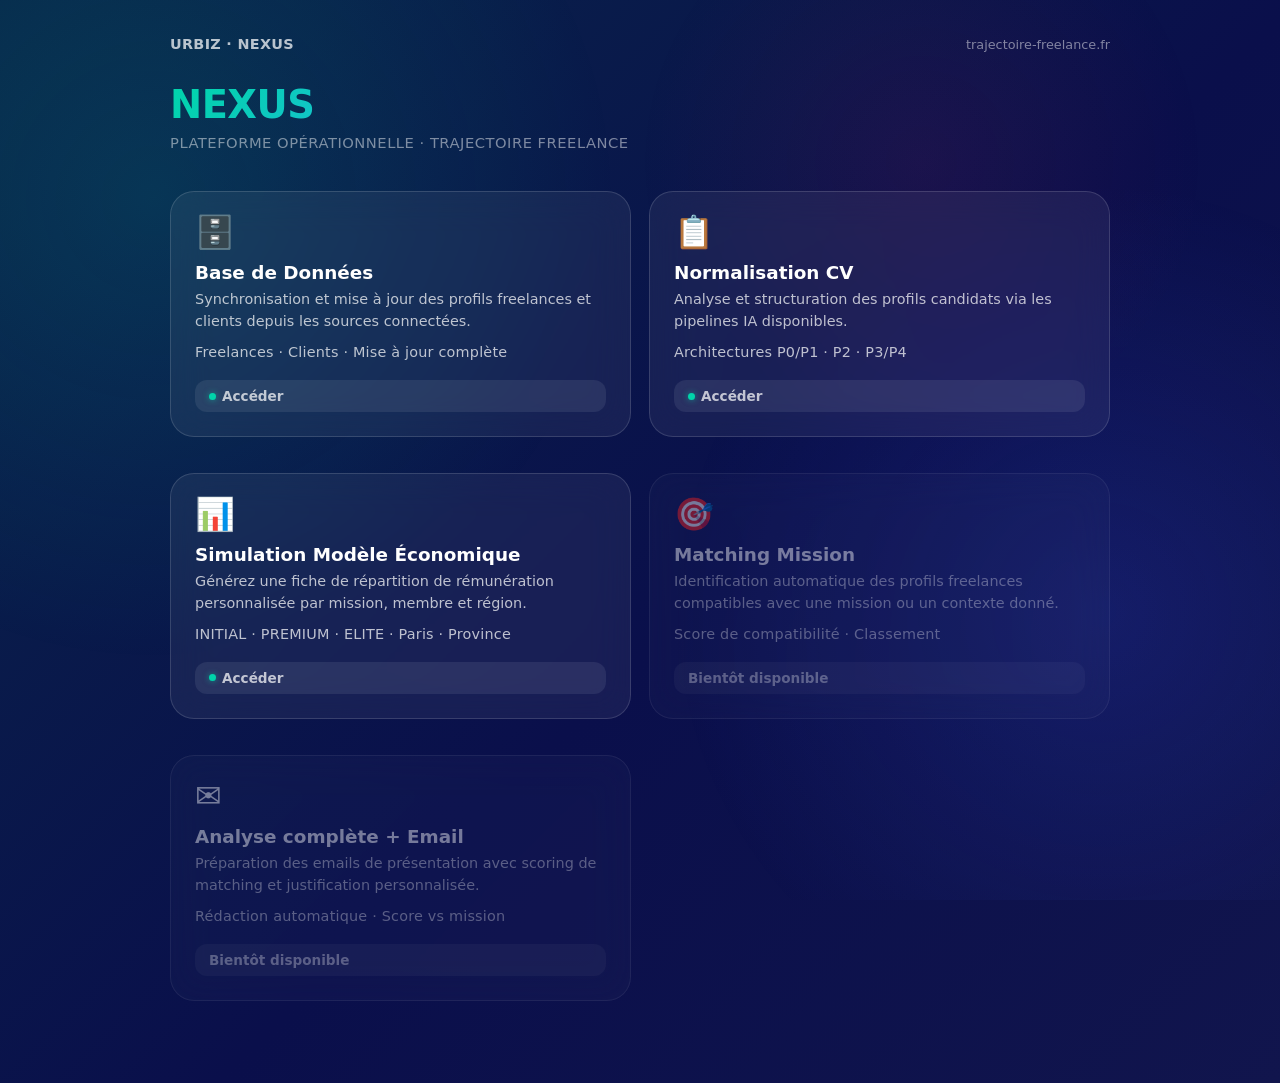
<file: index.html>
<!DOCTYPE html>
<html lang="fr">
<head>
  <meta charset="UTF-8">
  <meta name="viewport" content="width=device-width, initial-scale=1.0">
  <title>NEXUS — Trajectoire Freelance</title>
  <link rel="stylesheet" href="assets/styles.css">
</head>
<body>
  <div class="container container-narrow">

    <div class="topbar">
      <div class="brand">URBIZ · NEXUS</div>
      <div style="color:var(--text-faint);font-size:0.8rem;">trajectoire-freelance.fr</div>
    </div>

    <h1 class="nexus-title">NEXUS</h1>
    <p class="subtitle">Plateforme opérationnelle · Trajectoire Freelance</p>

    <div class="tool-grid">

      <a class="card tool-card" href="bdd.html">
        <span class="tool-icon">🗄️</span>
        <h2>Base de Données</h2>
        <p>Synchronisation et mise à jour des profils freelances et clients depuis les sources connectées.</p>
        <p class="tool-meta">Freelances · Clients · Mise à jour complète</p>
        <span class="cta"><span class="active-dot"></span> Accéder</span>
      </a>

      <a class="card tool-card" href="cv.html">
        <span class="tool-icon">📋</span>
        <h2>Normalisation CV</h2>
        <p>Analyse et structuration des profils candidats via les pipelines IA disponibles.</p>
        <p class="tool-meta">Architectures P0/P1 · P2 · P3/P4</p>
        <span class="cta"><span class="active-dot"></span> Accéder</span>
      </a>

      <a class="card tool-card" href="simulation.html">
        <span class="tool-icon">📊</span>
        <h2>Simulation Modèle Économique</h2>
        <p>Générez une fiche de répartition de rémunération personnalisée par mission, membre et région.</p>
        <p class="tool-meta">INITIAL · PREMIUM · ELITE · Paris · Province</p>
        <span class="cta"><span class="active-dot"></span> Accéder</span>
      </a>

      <div class="card tool-card disabled-card">
        <span class="tool-icon">🎯</span>
        <h2>Matching Mission</h2>
        <p>Identification automatique des profils freelances compatibles avec une mission ou un contexte donné.</p>
        <p class="tool-meta">Score de compatibilité · Classement</p>
        <span class="cta">Bientôt disponible</span>
      </div>

      <div class="card tool-card disabled-card">
        <span class="tool-icon">✉️</span>
        <h2>Analyse complète + Email</h2>
        <p>Préparation des emails de présentation avec scoring de matching et justification personnalisée.</p>
        <p class="tool-meta">Rédaction automatique · Score vs mission</p>
        <span class="cta">Bientôt disponible</span>
      </div>

    </div>
  </div>
</body>
</html>
</file>
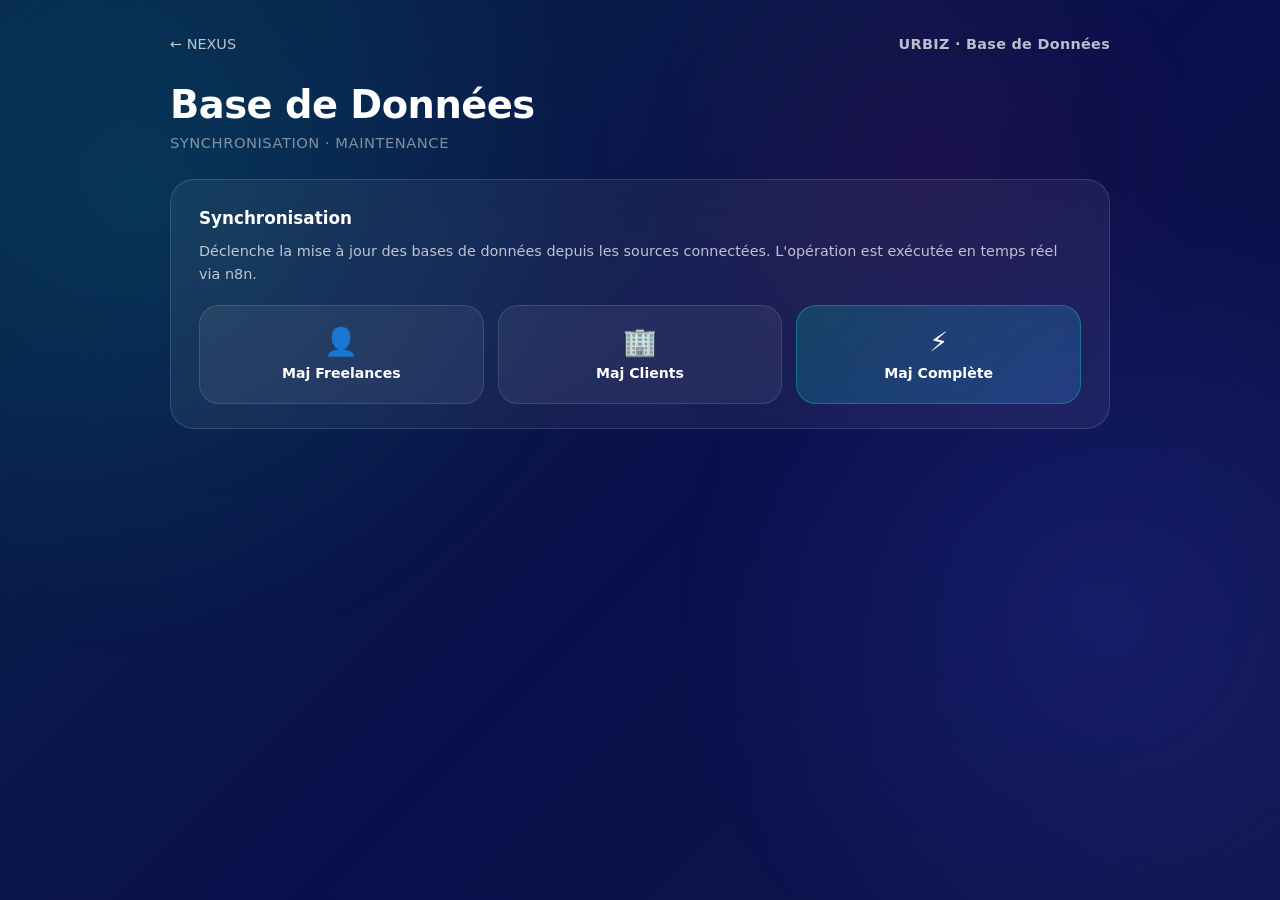
<file: bdd.html>
<!DOCTYPE html>
<html lang="fr">
<head>
  <meta charset="UTF-8">
  <meta name="viewport" content="width=device-width, initial-scale=1.0">
  <title>Base de Données — NEXUS</title>
  <link rel="stylesheet" href="assets/styles.css">
</head>
<body>
  <div class="container container-narrow">

    <div class="topbar">
      <a href="index.html" class="back-link">← NEXUS</a>
      <div class="brand">URBIZ · Base de Données</div>
    </div>

    <h1>Base de Données</h1>
    <p class="subtitle" style="margin-bottom:28px;">Synchronisation · Maintenance</p>

    <div class="card action-panel">
      <h2>Synchronisation</h2>
      <p class="section-desc">
        Déclenche la mise à jour des bases de données depuis les sources connectées.
        L'opération est exécutée en temps réel via n8n.
      </p>

      <div class="action-grid">
        <button class="action-btn" onclick="runBDD('freelances')">
          <span class="btn-icon">👤</span>
          <span class="btn-label">Maj Freelances</span>
        </button>

        <button class="action-btn" onclick="runBDD('clients')">
          <span class="btn-icon">🏢</span>
          <span class="btn-label">Maj Clients</span>
        </button>

        <button class="action-btn action-btn-primary" onclick="runBDD('both')">
          <span class="btn-icon">⚡</span>
          <span class="btn-label">Maj Complète</span>
        </button>
      </div>
    </div>

    <div id="bddResult" class="result-message" style="display:none;"></div>

  </div>

  <script src="assets/bdd.js"></script>
</body>
</html>
</file>
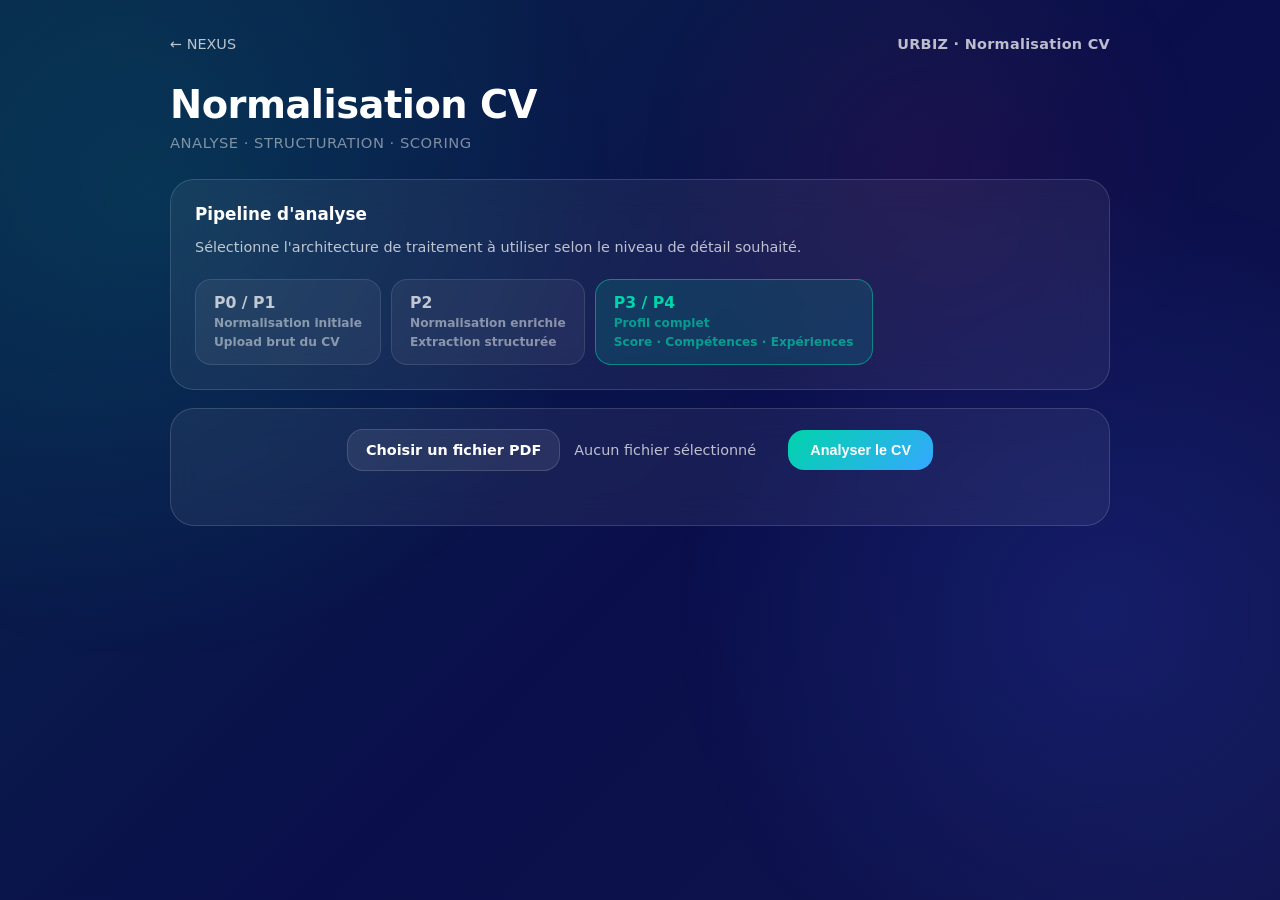
<file: cv.html>
<!DOCTYPE html>
<html lang="fr">
<head>
  <meta charset="UTF-8">
  <meta name="viewport" content="width=device-width, initial-scale=1.0">
  <title>Normalisation CV — NEXUS</title>
  <link rel="stylesheet" href="assets/styles.css">
</head>
<body>
  <div class="container container-narrow">

    <div class="topbar">
      <a href="index.html" class="back-link">← NEXUS</a>
      <div class="brand">URBIZ · Normalisation CV</div>
    </div>

    <h1>Normalisation CV</h1>
    <p class="subtitle" style="margin-bottom:28px;">Analyse · Structuration · Scoring</p>

    <!-- ARCHITECTURE SELECTOR -->
    <div class="card arch-card">
      <h2>Pipeline d'analyse</h2>
      <p class="section-desc">Sélectionne l'architecture de traitement à utiliser selon le niveau de détail souhaité.</p>

      <div class="tabs">
        <button class="tab" data-arch="p01" onclick="selectArch(this, 'p01')">
          <strong>P0 / P1</strong>
          <span>Normalisation initiale</span>
          <span>Upload brut du CV</span>
        </button>

        <button class="tab" data-arch="p2" onclick="selectArch(this, 'p2')">
          <strong>P2</strong>
          <span>Normalisation enrichie</span>
          <span>Extraction structurée</span>
        </button>

        <button class="tab active" data-arch="p34" onclick="selectArch(this, 'p34')">
          <strong>P3 / P4</strong>
          <span>Profil complet</span>
          <span>Score · Compétences · Expériences</span>
        </button>
      </div>
    </div>

    <!-- UPLOAD -->
    <div class="card upload-panel">
      <div class="upload-box">
        <label class="file-upload" for="fileInput">
          <input type="file" id="fileInput" accept="application/pdf">
          <span id="fileLabel">Choisir un fichier PDF</span>
        </label>
        <div id="fileNameDisplay" class="file-name">Aucun fichier sélectionné</div>
        <button id="uploadBtn" class="primary-btn">Analyser le CV</button>
      </div>
      <div id="statusMessage" class="status-message"></div>
    </div>

    <!-- LOADER -->
    <div id="loaderWrap" class="loader-wrap">
      <div class="loader"></div>
      <div class="loader-info">
        <div id="loaderText" class="loader-text">Analyse en cours…</div>
        <div id="loaderTimer" class="loader-timer">0s</div>
      </div>
    </div>

    <!-- SIMPLE RESULT (P0/P1, P2) -->
    <div id="simpleResult" class="card simple-result" style="display:none;">
      <h2>Réponse du pipeline</h2>
      <pre></pre>
    </div>

    <!-- FULL RESULT (P3/P4) -->
    <div id="cvResult" style="display:none;">

      <!-- Freelance Identity Card -->
      <div id="freelanceCard" style="display:none;"></div>

      <!-- Tech Stack + Global Notions -->
      <div id="techNotionsSection" class="tn-wrap" style="display:none;"></div>

      <!-- Profile selector — horizontal scroll row -->
      <div class="card profile-selector-wrap">
        <div class="ps-hint">Sélectionne un profil de correspondance</div>
        <div id="profileSelector" class="profile-selector"></div>
      </div>

      <!-- Profile header — badges + title + score circle + D1/D2/D3 -->
      <div class="card prof-header">
        <div class="ph-left">
          <div class="ph-badges">
            <span id="phCode" class="ph-code"></span>
            <span id="phSeniority" class="ph-seniority"></span>
            <span id="phConf" class="ph-conf"></span>
          </div>
          <h2 id="phTitle" class="ph-title-text"></h2>
          <p id="phQuadDesc" class="ph-quad-desc"></p>
          <div id="phDims" class="ph-dims"></div>
          <div id="phGapRow" class="ph-gap-row" style="display:none;"></div>
        </div>
        <div class="ph-right">
          <div class="score-circle-lg">
            <svg viewBox="0 0 120 120" width="96" height="96">
              <circle cx="60" cy="60" r="50" fill="none"></circle>
              <circle cx="60" cy="60" r="50" fill="none" id="phCircle"></circle>
            </svg>
            <div id="phCircleText" class="score-text-lg"></div>
          </div>
          <div class="ph-score-label">Score global</div>
        </div>
      </div>

      <!-- Action bar: export + collapse -->
      <div class="cv-action-bar">
        <button class="cv-action-btn" onclick="window.print()">&#11015; Exporter PDF</button>
        <button id="collapseAllBtn" class="cv-action-btn cv-action-sec" onclick="toggleAllAccordions()">&#9660; Tout ouvrir</button>
      </div>

      <!-- Accordion: Mission -->
      <div class="accordion">
        <button class="acc-header" onclick="toggleAcc(this)">
          <span class="acc-icon">📋</span>
          <span class="acc-title">Mission &amp; Contexte</span>
          <span class="acc-chev">▼</span>
        </button>
        <div class="acc-body">
          <div class="acc-inner" id="secMission"></div>
        </div>
      </div>

      <!-- Accordion: Activities -->
      <div class="accordion">
        <button class="acc-header" onclick="toggleAcc(this)">
          <span class="acc-icon">⚡</span>
          <span class="acc-title">Activités &amp; Tâches</span>
          <span class="acc-chev">▼</span>
        </button>
        <div class="acc-body">
          <div class="acc-inner" id="secActivities"></div>
        </div>
      </div>

      <!-- Accordion: Competencies -->
      <div class="accordion">
        <button class="acc-header" onclick="toggleAcc(this)">
          <span class="acc-icon">🎯</span>
          <span class="acc-title">Compétences</span>
          <span class="acc-chev">▼</span>
        </button>
        <div class="acc-body">
          <div class="acc-inner" id="secCompetencies"></div>
        </div>
      </div>


    </div>

  </div>

  <script src="assets/normalize.js"></script>
</body>
</html>
</file>
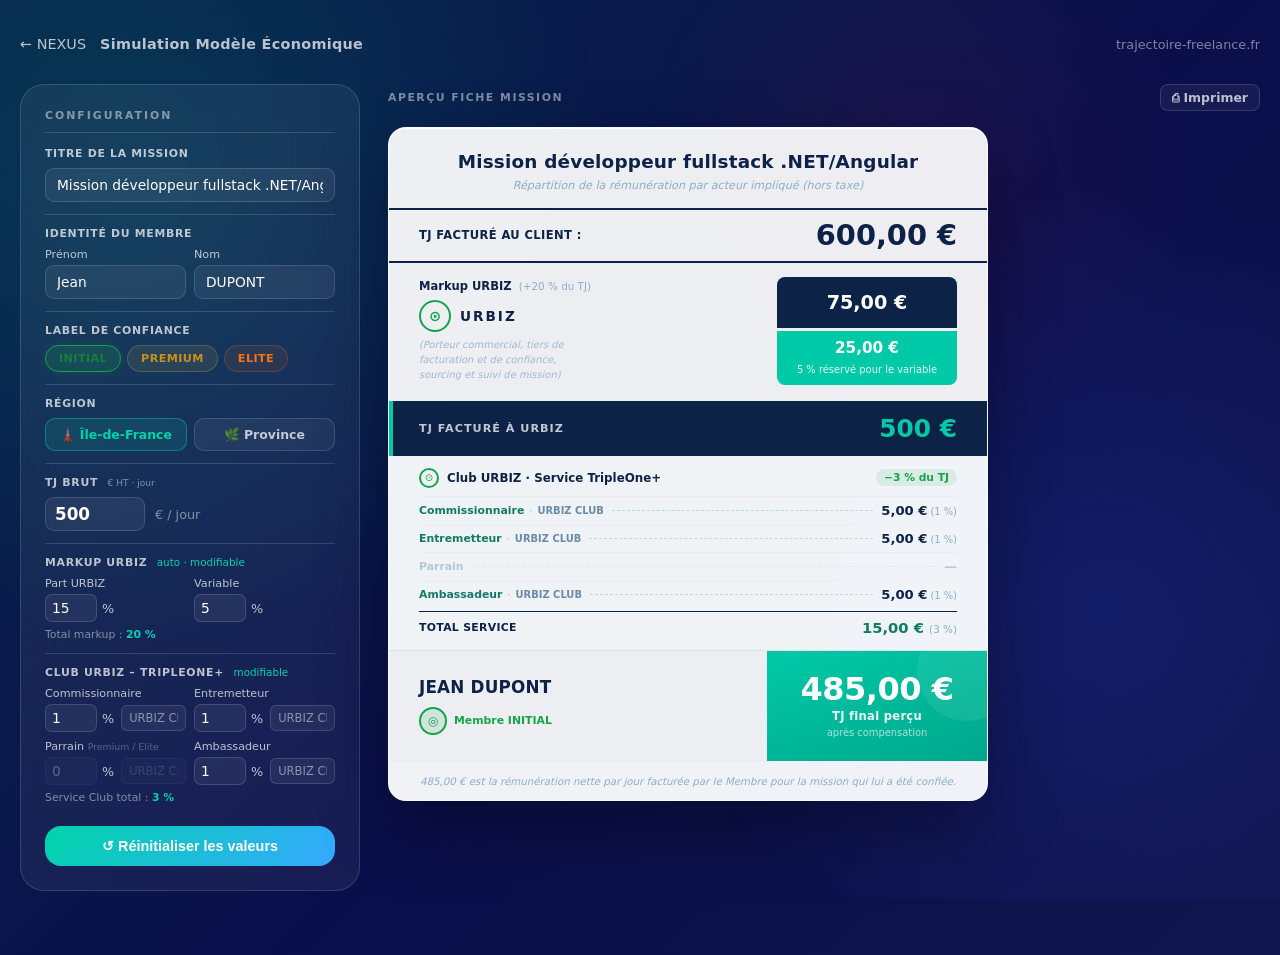
<file: simulation.html>
<!DOCTYPE html>
<html lang="fr">
<head>
  <meta charset="UTF-8" />
  <meta name="viewport" content="width=device-width, initial-scale=1.0" />
  <title>Simulation Modèle Économique · NEXUS</title>
  <link rel="stylesheet" href="assets/styles.css" />
  <link rel="stylesheet" href="assets/simulation.css" />
</head>
<body>

<div class="container sim-page">
  <div class="topbar">
    <div style="display:flex;align-items:center;gap:14px">
      <a href="index.html" class="back-link">← NEXUS</a>
      <span class="brand">Simulation Modèle Économique</span>
    </div>
    <div style="color:var(--text-faint);font-size:0.8rem;">trajectoire-freelance.fr</div>
  </div>

  <div class="sim-layout">

    <!-- ══ PANNEAU CONFIG ══ -->
    <aside class="sim-config card">

      <div class="sim-panel-title">Configuration</div>

      <!-- Titre de mission -->
      <div class="sim-section">
        <div class="sim-sec-label">Titre de la Mission</div>
        <input type="text" id="f-titre" value="Mission développeur fullstack .NET/Angular" class="sim-text-in" autocomplete="off" />
      </div>

      <!-- Identité -->
      <div class="sim-section">
        <div class="sim-sec-label">Identité du Membre</div>
        <div class="sim-row2">
          <label class="sim-field-label">
            <span>Prénom</span>
            <input type="text" id="f-prenom" value="Jean" class="sim-text-in" autocomplete="off" />
          </label>
          <label class="sim-field-label">
            <span>Nom</span>
            <input type="text" id="f-nom" value="DUPONT" class="sim-text-in" autocomplete="off" />
          </label>
        </div>
      </div>

      <!-- Label de confiance -->
      <div class="sim-section">
        <div class="sim-sec-label">Label de Confiance</div>
        <div class="sim-trust-grp">
          <label class="sim-trust-opt">
            <input type="radio" name="trust" value="INITIAL" checked />
            <span class="stb stb-initial">INITIAL</span>
          </label>
          <label class="sim-trust-opt">
            <input type="radio" name="trust" value="PREMIUM" />
            <span class="stb stb-premium">PREMIUM</span>
          </label>
          <label class="sim-trust-opt">
            <input type="radio" name="trust" value="ELITE" />
            <span class="stb stb-elite">ELITE</span>
          </label>
        </div>
      </div>

      <!-- Région -->
      <div class="sim-section">
        <div class="sim-sec-label">Région</div>
        <div class="sim-region-grp">
          <button id="btn-paris" class="sim-rgn-btn active" onclick="setRegion('paris')">🗼 Île-de-France</button>
          <button id="btn-province" class="sim-rgn-btn" onclick="setRegion('province')">🌿 Province</button>
        </div>
      </div>

      <!-- TJ BRUT -->
      <div class="sim-section">
        <div class="sim-sec-label">TJ BRUT <small>€ HT · jour</small></div>
        <div class="sim-tj-wrap">
          <input type="number" id="f-tj" value="500" min="0" step="10" class="sim-tj-in" />
          <span class="sim-tj-unit">€ / jour</span>
        </div>
      </div>

      <!-- Markup URBIZ -->
      <div class="sim-section">
        <div class="sim-sec-label">Markup URBIZ <em class="sim-auto-badge">auto · modifiable</em></div>
        <div class="sim-row2">
          <label class="sim-field-label">
            <span>Part URBIZ</span>
            <div class="sim-pct-grp">
              <input type="number" id="f-mu" value="15" min="0" max="100" step="0.5" class="sim-pct-in" />
              <span>%</span>
            </div>
          </label>
          <label class="sim-field-label">
            <span>Variable</span>
            <div class="sim-pct-grp">
              <input type="number" id="f-mv" value="5" min="0" max="100" step="0.5" class="sim-pct-in" />
              <span>%</span>
            </div>
          </label>
        </div>
        <div class="sim-total-line">Total markup : <strong id="out-total-mu">20 %</strong></div>
      </div>

      <!-- Service Club -->
      <div class="sim-section">
        <div class="sim-sec-label">Club URBIZ – TripleOne+ <em class="sim-auto-badge">modifiable</em></div>
        <div class="sim-row2">
          <label class="sim-field-label">
            <span>Commissionnaire</span>
            <div class="sim-role-row">
              <div class="sim-pct-grp"><input type="number" id="f-pc" value="1" min="0" max="10" step="0.5" class="sim-pct-in" /><span>%</span></div>
              <input type="text" id="f-name-pc" value="URBIZ CLUB" class="sim-text-in sim-name-in" autocomplete="off" />
            </div>
          </label>
          <label class="sim-field-label">
            <span>Entremetteur</span>
            <div class="sim-role-row">
              <div class="sim-pct-grp"><input type="number" id="f-pe" value="1" min="0" max="10" step="0.5" class="sim-pct-in" /><span>%</span></div>
              <input type="text" id="f-name-pe" value="URBIZ CLUB" class="sim-text-in sim-name-in" autocomplete="off" />
            </div>
          </label>
          <label class="sim-field-label" id="parrain-field">
            <span>Parrain <small id="parrain-note">Premium / Elite</small></span>
            <div class="sim-role-row">
              <div class="sim-pct-grp"><input type="number" id="f-pp" value="0" min="0" max="10" step="0.5" class="sim-pct-in" disabled /><span>%</span></div>
              <input type="text" id="f-name-pp" value="URBIZ CLUB" class="sim-text-in sim-name-in" autocomplete="off" disabled />
            </div>
          </label>
          <label class="sim-field-label">
            <span>Ambassadeur</span>
            <div class="sim-role-row">
              <div class="sim-pct-grp"><input type="number" id="f-pa" value="1" min="0" max="10" step="0.5" class="sim-pct-in" /><span>%</span></div>
              <input type="text" id="f-name-pa" value="URBIZ CLUB" class="sim-text-in sim-name-in" autocomplete="off" />
            </div>
          </label>
        </div>
        <div class="sim-total-line">Service Club total : <strong id="out-total-sc">3 %</strong></div>
      </div>

      <button class="primary-btn sim-reset-btn" onclick="resetSim()">↺ Réinitialiser les valeurs</button>
    </aside>

    <!-- ══ PANNEAU PRÉVISUALISATION ══ -->
    <div class="sim-preview">
      <div class="sim-preview-bar">
        <span>Aperçu fiche mission</span>
        <button class="sim-print-btn" onclick="window.print()">⎙ Imprimer</button>
      </div>
      <div id="sim-fiche"></div>
    </div>

  </div>
</div>

<script src="assets/simulation.js"></script>
</body>
</html>
</file>
<file: assets/styles.css>
:root {
  --bg-gradient: linear-gradient(135deg, #08264a 0%, #0a0f4b 55%, #11154d 100%);
  --glass: rgba(255,255,255,0.06);
  --glass-border: rgba(255,255,255,0.14);
  --teal: #00d4aa;
  --blue: #3d5afe;
  --pink: #e91e63;
  --text: #ffffff;
  --text-soft: rgba(255,255,255,0.72);
  --text-faint: rgba(255,255,255,0.48);
  --danger: #ff6b7a;
  --success: #6ff7cf;
}

* { margin: 0; padding: 0; box-sizing: border-box; }

body {
  font-family: 'Segoe UI', system-ui, sans-serif;
  background: var(--bg-gradient);
  color: var(--text);
  min-height: 100vh;
  overflow-x: hidden;
}

body::before {
  content: "";
  position: fixed;
  inset: 0;
  background:
    radial-gradient(circle at 12% 22%, rgba(0,212,170,0.12), transparent 35%),
    radial-gradient(circle at 86% 68%, rgba(61,90,254,0.16), transparent 34%),
    radial-gradient(circle at 72% 18%, rgba(233,30,99,0.08), transparent 24%);
  z-index: 0;
  pointer-events: none;
}

.container {
  position: relative;
  z-index: 1;
  max-width: 1100px;
  margin: 0 auto;
  padding: 36px 20px 64px;
}

.container-narrow { max-width: 980px; }

/* ── TOPBAR ── */
.topbar {
  display: flex;
  justify-content: space-between;
  align-items: center;
  margin-bottom: 32px;
  color: var(--text-soft);
}

.brand { font-weight: 700; letter-spacing: 0.3px; font-size: 0.9rem; }

.back-link { color: var(--text-soft); text-decoration: none; font-size: 0.9rem; }
.back-link:hover { color: var(--teal); text-decoration: none; }

/* ── HEADINGS ── */
h1 {
  font-size: 2.4rem;
  font-weight: 900;
  line-height: 1.1;
  margin-bottom: 8px;
  letter-spacing: -0.5px;
}

h2 {
  font-size: 1.05rem;
  font-weight: 700;
  margin-bottom: 12px;
}

.nexus-title {
  background: linear-gradient(135deg, var(--teal) 0%, #35a8ff 55%, var(--pink) 100%);
  -webkit-background-clip: text;
  -webkit-text-fill-color: transparent;
  background-clip: text;
}

.subtitle {
  color: var(--text-faint);
  font-size: 0.92rem;
  letter-spacing: 0.5px;
  margin-bottom: 40px;
  text-transform: uppercase;
}

.section-desc {
  color: var(--text-soft);
  font-size: 0.9rem;
  line-height: 1.55;
  margin-bottom: 20px;
}

/* ── CARDS ── */
.card {
  background: var(--glass);
  border: 1px solid var(--glass-border);
  backdrop-filter: blur(18px);
  -webkit-backdrop-filter: blur(18px);
  border-radius: 24px;
  padding: 24px;
  margin-bottom: 18px;
  transition: transform 0.25s ease, border-color 0.25s ease, box-shadow 0.25s ease;
}

.card:hover {
  transform: translateY(-2px);
  border-color: rgba(0,212,170,0.22);
  box-shadow: 0 16px 40px rgba(0,0,0,0.18);
}

/* ── TOOL GRID (homepage) ── */
.tool-grid {
  display: grid;
  grid-template-columns: repeat(2, 1fr);
  gap: 18px;
}

.tool-card {
  display: flex;
  flex-direction: column;
  text-decoration: none;
  color: var(--text);
  min-height: 190px;
}

.tool-icon {
  font-size: 2rem;
  margin-bottom: 14px;
  display: block;
  line-height: 1;
}

.tool-card h2 { margin-bottom: 6px; font-size: 1.15rem; }
.tool-card p { color: var(--text-soft); line-height: 1.5; font-size: 0.9rem; flex: 1; }

.tool-meta {
  font-size: 0.78rem;
  color: var(--text-faint);
  margin-top: 10px;
  letter-spacing: 0.2px;
}

.cta {
  display: inline-flex;
  align-items: center;
  gap: 6px;
  margin-top: 16px;
  padding: 8px 14px;
  border-radius: 12px;
  background: rgba(255,255,255,0.08);
  color: var(--text-soft);
  font-size: 0.85rem;
  font-weight: 600;
  transition: background 0.2s, color 0.2s;
}

.tool-card:hover .cta {
  background: rgba(0,212,170,0.16);
  color: var(--teal);
}

.active-dot {
  width: 7px;
  height: 7px;
  border-radius: 50%;
  background: var(--teal);
  display: inline-block;
  box-shadow: 0 0 6px rgba(0,212,170,0.6);
}

.disabled-card {
  opacity: 0.45;
  cursor: default;
  pointer-events: none;
}

/* ── UPLOAD PANEL ── */
.upload-panel { padding: 20px 24px; }

.upload-box {
  display: flex;
  align-items: center;
  gap: 14px;
  flex-wrap: wrap;
  justify-content: center;
}

.file-upload {
  display: inline-flex;
  align-items: center;
  justify-content: center;
  min-width: 170px;
  padding: 12px 18px;
  border-radius: 16px;
  background: rgba(255,255,255,0.08);
  border: 1px solid rgba(255,255,255,0.14);
  cursor: pointer;
  transition: 0.25s ease;
  font-weight: 600;
  font-size: 0.9rem;
}

.file-upload:hover {
  border-color: rgba(0,212,170,0.45);
  box-shadow: 0 10px 28px rgba(0,212,170,0.14);
}

.file-upload input { display: none; }

.file-name {
  min-width: 200px;
  color: var(--text-soft);
  font-size: 0.9rem;
  white-space: nowrap;
  overflow: hidden;
  text-overflow: ellipsis;
}

/* ── BUTTONS (base) ── */
button, .primary-btn {
  background: linear-gradient(135deg, var(--teal), #35a8ff);
  border: none;
  padding: 12px 22px;
  border-radius: 16px;
  color: #fff;
  font-weight: 700;
  cursor: pointer;
  font-size: 0.9rem;
  transition: transform 0.2s ease, box-shadow 0.2s ease, opacity 0.2s ease;
}

button:hover, .primary-btn:hover {
  transform: translateY(-1px);
  box-shadow: 0 12px 28px rgba(0,212,170,0.3);
}

button:disabled, .primary-btn:disabled {
  opacity: 0.6;
  cursor: not-allowed;
  box-shadow: none;
  transform: none;
}

/* ── STATUS MESSAGE ── */
.status-message {
  min-height: 22px;
  margin-top: 12px;
  text-align: center;
  font-size: 0.9rem;
  color: var(--text-soft);
  transition: color 0.2s;
}
.status-message.success { color: var(--success); }
.status-message.error   { color: var(--danger); }
.status-message.info    { color: var(--text-soft); }

/* ── LOADER ── */
.loader-wrap {
  display: none;
  flex-direction: column;
  align-items: center;
  gap: 14px;
  margin: 28px 0;
}
.loader-wrap.active { display: flex; }

.loader {
  width: 56px;
  height: 56px;
  border-radius: 50%;
  border: 4px solid rgba(255,255,255,0.1);
  border-top: 4px solid var(--teal);
  animation: spin 0.9s linear infinite;
}

.loader-text { color: var(--text-soft); font-size: 0.9rem; }

@keyframes spin { to { transform: rotate(360deg); } }

/* ── ARCHITECTURE TABS ── */
.arch-card { margin-bottom: 18px; }

.tabs {
  display: flex;
  gap: 10px;
  flex-wrap: wrap;
}

.tab {
  display: flex;
  flex-direction: column;
  align-items: flex-start;
  gap: 4px;
  padding: 13px 18px;
  border-radius: 16px;
  background: rgba(255,255,255,0.05);
  border: 1px solid rgba(255,255,255,0.11);
  color: var(--text-faint);
  cursor: pointer;
  font-family: inherit;
  transition: all 0.2s ease;
  min-width: 130px;
  text-align: left;
}

.tab strong {
  font-size: 0.98rem;
  color: var(--text-soft);
  font-weight: 700;
}

.tab span {
  font-size: 0.76rem;
  color: var(--text-faint);
  line-height: 1.3;
}

.tab:hover {
  background: rgba(0,212,170,0.09);
  border-color: rgba(0,212,170,0.28);
  transform: none;
  box-shadow: none;
}

.tab.active {
  background: rgba(0,212,170,0.14);
  border-color: rgba(0,212,170,0.5);
}

.tab.active strong { color: var(--teal); }
.tab.active span   { color: rgba(0,212,170,0.65); }

/* ── BDD ACTION PANEL ── */
.action-panel { padding: 28px 28px 24px; }

.action-grid {
  display: flex;
  gap: 14px;
  flex-wrap: wrap;
  margin-top: 4px;
}

.action-btn {
  display: flex;
  flex-direction: column;
  align-items: center;
  gap: 10px;
  flex: 1;
  min-width: 130px;
  padding: 22px 16px;
  border-radius: 20px;
  background: rgba(255,255,255,0.06);
  border: 1px solid rgba(255,255,255,0.12);
  color: var(--text);
  cursor: pointer;
  font-family: inherit;
  transition: all 0.25s ease;
}

.action-btn:hover {
  background: rgba(0,212,170,0.11);
  border-color: rgba(0,212,170,0.38);
  transform: translateY(-3px);
  box-shadow: 0 14px 32px rgba(0,0,0,0.18);
}

.action-btn-primary {
  background: linear-gradient(135deg, rgba(0,212,170,0.2), rgba(53,168,255,0.2));
  border-color: rgba(0,212,170,0.38);
}

.action-btn-primary:hover {
  background: linear-gradient(135deg, rgba(0,212,170,0.3), rgba(53,168,255,0.3));
  box-shadow: 0 14px 32px rgba(0,212,170,0.22);
}

.btn-icon { font-size: 1.7rem; line-height: 1; }
.btn-label { font-size: 0.88rem; font-weight: 700; text-align: center; }

/* ── RESULT MESSAGE (BDD) ── */
.result-message {
  padding: 18px 24px;
  border-radius: 18px;
  font-weight: 600;
  font-size: 0.93rem;
  border: 1px solid rgba(255,255,255,0.12);
  background: rgba(255,255,255,0.05);
  color: var(--text-soft);
  line-height: 1.5;
}
.result-message.success {
  background: rgba(111,247,207,0.08);
  border-color: rgba(111,247,207,0.28);
  color: var(--success);
}
.result-message.error {
  background: rgba(255,107,122,0.08);
  border-color: rgba(255,107,122,0.28);
  color: var(--danger);
}
.result-message.info { color: var(--text-faint); }

/* ── CV RESULT GRID ── */
.result-grid {
  display: grid;
  grid-template-columns: repeat(2, minmax(0, 1fr));
  gap: 18px;
}

.result-span-2 { grid-column: span 2; }

.header-card { text-align: left; }

.header-main {
  display: flex;
  justify-content: space-between;
  gap: 18px;
  align-items: center;
  flex-wrap: wrap;
  margin-bottom: 16px;
}

#cv-name { font-size: 1.8rem; margin-bottom: 0; }
#cv-title { color: var(--text-soft); margin-top: 6px; font-size: 0.95rem; }

.scores { display: flex; gap: 10px; flex-wrap: wrap; }
.scores span {
  background: rgba(255,255,255,0.08);
  padding: 7px 14px;
  border-radius: 14px;
  color: var(--text-soft);
  font-size: 0.88rem;
}

#cv-contact div, #cv-languages div {
  margin-bottom: 8px;
  color: var(--text-soft);
  font-size: 0.9rem;
}

.profile-card {
  display: flex;
  justify-content: space-between;
  align-items: center;
  gap: 12px;
  margin-bottom: 10px;
}

.confidence.high   { color: #00ffcc; }
.confidence.medium { color: #ffc107; }
.confidence.low    { color: #ff6b7a; }

.skill {
  display: flex;
  justify-content: space-between;
  gap: 12px;
  margin-bottom: 6px;
  color: var(--text-soft);
  font-size: 0.9rem;
}

.bar {
  height: 7px;
  border-radius: 999px;
  background: rgba(255,255,255,0.09);
  overflow: hidden;
  margin-bottom: 10px;
}

.bar-fill {
  height: 100%;
  background: linear-gradient(90deg, var(--teal), var(--blue));
  border-radius: 999px;
  transition: width 0.6s ease;
}

.keywords { display: flex; flex-wrap: wrap; gap: 8px; }

.keyword {
  padding: 6px 12px;
  border-radius: 999px;
  background: rgba(0,212,170,0.13);
  border: 1px solid rgba(0,212,170,0.24);
  color: var(--text);
  font-size: 0.8rem;
}

.exp-card {
  padding: 12px 14px;
  border-left: 2px solid rgba(255,255,255,0.1);
  background: rgba(255,255,255,0.03);
  border-radius: 0 14px 14px 0;
  margin-bottom: 12px;
}

.exp-card:last-child { margin-bottom: 0; }
.exp-title { font-weight: 700; margin-bottom: 4px; font-size: 0.95rem; }
.exp-company { font-size: 0.85rem; color: var(--text-soft); margin-bottom: 6px; }
.exp-card p, #cv-mainProfile p { color: var(--text-soft); line-height: 1.5; font-size: 0.9rem; }

/* ── SCORE CIRCLE ── */
.score-circle {
  position: relative;
  width: 96px;
  height: 96px;
  flex-shrink: 0;
}

.score-circle svg {
  transform: rotate(-90deg);
  width: 96px;
  height: 96px;
}

.score-circle circle {
  fill: none;
  stroke-width: 8;
  stroke-linecap: round;
}

.score-circle circle:first-child { stroke: rgba(255,255,255,0.1); }
#scoreProgress { stroke: #00d4ff; transition: stroke-dashoffset 1s ease; }

.score-text {
  position: absolute;
  top: 50%;
  left: 50%;
  transform: translate(-50%, -50%);
  font-weight: 800;
  font-size: 0.95rem;
  white-space: nowrap;
}

/* ── SIMPLE RESULT (P0/P1, P2) ── */
.simple-result pre {
  color: var(--text-soft);
  white-space: pre-wrap;
  font-size: 0.83rem;
  line-height: 1.6;
  font-family: 'Courier New', monospace;
}

a { color: var(--teal); text-decoration: none; }
a:hover { text-decoration: underline; }

/* ── LOADER TIMER ── */
.loader-info { display: flex; flex-direction: column; align-items: center; gap: 5px; }
.loader-timer {
  font-size: 0.72rem;
  color: var(--text-faint);
  font-variant-numeric: tabular-nums;
  letter-spacing: 0.5px;
}

/* ══════════════════════════════════════════════════
   P3 / P4  —  PROFILE SELECTOR
   ══════════════════════════════════════════════════ */

.profile-selector-wrap {
  padding: 16px 20px 12px;
  margin-bottom: 12px;
}

.ps-hint {
  font-size: 0.68rem;
  color: var(--text-faint);
  text-transform: uppercase;
  letter-spacing: 1px;
  margin-bottom: 12px;
}

.profile-selector {
  display: flex;
  gap: 10px;
  overflow-x: auto;
  flex-wrap: nowrap;
  padding-bottom: 4px;
  scrollbar-width: thin;
  scrollbar-color: rgba(255,255,255,0.1) transparent;
}

.profile-selector::-webkit-scrollbar { height: 3px; }
.profile-selector::-webkit-scrollbar-track { background: transparent; }
.profile-selector::-webkit-scrollbar-thumb { background: rgba(255,255,255,0.15); border-radius: 2px; }

.prof-tab {
  flex-shrink: 0;
  width: 158px;
  padding: 14px 12px 12px;
  border-radius: 12px;
  background: rgba(255,255,255,0.04) !important;
  background-image: none !important;
  border: 1px solid rgba(255,255,255,0.09);
  color: var(--text);
  cursor: pointer;
  font-family: inherit;
  text-align: center;
  display: flex;
  flex-direction: column;
  align-items: center;
  gap: 5px;
  box-shadow: none !important;
  transform: none !important;
  transition: border-color 0.2s, background 0.2s;
}

.prof-tab:hover {
  border-color: rgba(0,212,170,0.3) !important;
  background: rgba(0,212,170,0.05) !important;
  box-shadow: none !important;
  transform: none !important;
}

.prof-tab.active {
  border-color: rgba(0,212,170,0.45) !important;
  background: rgba(0,212,170,0.07) !important;
  box-shadow: none !important;
}

.prof-tab-score {
  font-size: 1.9rem;
  font-weight: 900;
  color: var(--teal);
  line-height: 1;
}

.prof-tab-name {
  font-size: 0.68rem;
  color: var(--text-soft);
  line-height: 1.35;
  text-align: center;
}

.prof-tab-meta {
  display: flex;
  gap: 4px;
  justify-content: center;
  align-items: center;
  flex-wrap: wrap;
}

.prof-tab-code {
  font-size: 0.63rem;
  font-family: monospace;
  color: rgba(139,164,255,0.75);
}

.prof-tab-sep { font-size: 0.55rem; color: var(--text-faint); }

.prof-tab-seniority {
  font-size: 0.63rem;
  color: var(--text-faint);
}

.prof-tab.active .prof-tab-seniority { color: var(--teal); }

/* ══════════════════════════════════════════════════
   P3 / P4  —  PROFILE HEADER
   ══════════════════════════════════════════════════ */

.prof-header {
  display: flex;
  gap: 20px;
  align-items: flex-start;
  margin-bottom: 12px;
}

.ph-left  { flex: 1; min-width: 0; }
.ph-right { flex-shrink: 0; display: flex; flex-direction: column; align-items: center; gap: 4px; }

.ph-badges {
  display: flex;
  gap: 6px;
  flex-wrap: wrap;
  align-items: center;
  margin-bottom: 10px;
}

.ph-code {
  font-size: 0.72rem;
  font-family: monospace;
  color: rgba(139,164,255,0.85);
  background: rgba(61,90,254,0.12);
  padding: 3px 8px;
  border-radius: 5px;
}

.ph-seniority {
  font-size: 0.74rem;
  font-weight: 700;
  color: var(--teal);
  background: rgba(0,212,170,0.1);
  padding: 3px 10px;
  border-radius: 999px;
}

.ph-conf {
  font-size: 0.72rem;
  color: var(--text-faint);
}

.ph-title-text {
  font-size: 1.15rem;
  font-weight: 700;
  margin-bottom: 6px;
  line-height: 1.3;
}

.ph-quad-desc {
  color: var(--text-soft);
  font-size: 0.86rem;
  line-height: 1.6;
  margin-bottom: 16px;
}

.ph-score-label {
  font-size: 0.62rem;
  color: var(--text-faint);
  text-transform: uppercase;
  letter-spacing: 0.5px;
}

/* Score circle */
.score-circle-lg {
  position: relative;
  width: 86px;
  height: 86px;
}

.score-circle-lg svg {
  transform: rotate(-90deg);
  width: 86px;
  height: 86px;
  display: block;
}

.score-circle-lg circle {
  fill: none;
  stroke-width: 7;
  stroke-linecap: round;
}

.score-circle-lg circle:first-child { stroke: rgba(255,255,255,0.08); }
#phCircle { stroke: var(--teal); transition: stroke-dashoffset 1s ease; }

.score-text-lg {
  position: absolute;
  top: 50%;
  left: 50%;
  transform: translate(-50%, -50%);
  font-weight: 900;
  font-size: 1.1rem;
  color: var(--teal);
  white-space: nowrap;
}

/* D1 / D2 / D3 bars */
.ph-dims { display: flex; flex-direction: column; gap: 8px; }

.dim-row { display: flex; align-items: center; gap: 8px; }

.dim-lbl {
  font-size: 0.68rem;
  color: var(--text-faint);
  font-weight: 600;
  width: 20px;
  flex-shrink: 0;
}

.mini-bar {
  flex: 1;
  height: 4px;
  border-radius: 999px;
  background: rgba(255,255,255,0.08);
  overflow: hidden;
}

.mini-fill { height: 100%; border-radius: 999px; transition: width 0.8s ease; }
.fill-d1 { background: #ffb300; }
.fill-d2 { background: #7c4dff; }
.fill-d3 { background: var(--pink); }

.dim-val {
  font-size: 0.68rem;
  color: var(--text-faint);
  width: 32px;
  text-align: right;
  flex-shrink: 0;
}

/* ══════════════════════════════════════════════════
   P3 / P4  —  ACCORDION
   ══════════════════════════════════════════════════ */

.accordion {
  margin-bottom: 8px;
  border-radius: 12px;
  overflow: hidden;
  border: 1px solid rgba(255,255,255,0.1);
  background: rgba(255,255,255,0.03);
}

.acc-header {
  width: 100%;
  display: flex;
  align-items: center;
  gap: 10px;
  padding: 15px 18px;
  background: transparent !important;
  background-image: none !important;
  border: none;
  border-radius: 0;
  color: var(--text);
  cursor: pointer;
  font-family: inherit;
  font-size: 0.9rem;
  font-weight: 600;
  text-align: left;
  box-shadow: none !important;
  transform: none !important;
  transition: background 0.15s;
}

.acc-header:hover {
  background: rgba(255,255,255,0.03) !important;
  transform: none !important;
  box-shadow: none !important;
}

.accordion.open .acc-header {
  background: rgba(0,212,170,0.04) !important;
  border-bottom: 1px solid rgba(255,255,255,0.07);
}

.acc-icon  { font-size: 0.9rem; opacity: 0.65; flex-shrink: 0; }
.acc-title { flex: 1; }

.acc-chev {
  font-size: 0.65rem;
  color: var(--text-faint);
  transition: transform 0.25s ease;
  flex-shrink: 0;
}

.accordion.open .acc-chev { transform: rotate(180deg); }

.acc-body {
  max-height: 0;
  overflow: hidden;
  transition: max-height 0.35s ease;
}

.accordion.open .acc-body { max-height: 5000px; }

.acc-inner { padding: 14px 18px 18px; }

/* ══════════════════════════════════════════════════
   P3 / P4  —  MISSION
   ══════════════════════════════════════════════════ */

.ms-score-row {
  display: flex;
  justify-content: space-between;
  align-items: baseline;
  margin-bottom: 6px;
}

.ms-score-lbl { font-size: 0.76rem; color: var(--text-faint); }

.ms-score-val {
  font-size: 1.05rem;
  font-weight: 800;
  color: var(--teal);
}

.prog-bar {
  height: 4px;
  border-radius: 999px;
  background: rgba(255,255,255,0.08);
  overflow: hidden;
  margin-bottom: 14px;
}

.prog-fill {
  height: 100%;
  background: var(--teal);
  border-radius: 999px;
  transition: width 0.8s ease;
}

.ms-text {
  color: var(--text-soft);
  font-size: 0.86rem;
  line-height: 1.6;
  margin-bottom: 14px;
}

.mt-block-label {
  font-size: 0.68rem;
  font-weight: 600;
  color: var(--text-faint);
  text-transform: uppercase;
  letter-spacing: 0.6px;
  margin-bottom: 6px;
}

.item-list { list-style: none; display: flex; flex-direction: column; gap: 4px; }

.item-list li {
  padding: 5px 8px 5px 12px;
  border-left: 1px solid rgba(0,212,170,0.25);
  color: var(--text-soft);
  font-size: 0.84rem;
  line-height: 1.45;
}

/* ══════════════════════════════════════════════════
   P3 / P4  —  ACTIVITIES
   ══════════════════════════════════════════════════ */

.act-block {
  margin-bottom: 12px;
  padding: 10px 12px 10px 14px;
  border-left: 2px solid rgba(0,212,170,0.2);
  background: rgba(255,255,255,0.02);
  border-radius: 0 8px 8px 0;
}

.act-block:last-child { margin-bottom: 0; }

.act-title {
  font-size: 0.86rem;
  font-weight: 600;
  color: var(--text-soft);
  margin-bottom: 8px;
}

/* ══════════════════════════════════════════════════
   P3 / P4  —  COMPETENCIES
   ══════════════════════════════════════════════════ */

.comp-summary { display: flex; gap: 5px; flex-wrap: wrap; margin-bottom: 14px; }

.cbadge {
  padding: 2px 8px;
  border-radius: 5px;
  font-size: 0.68rem;
  font-weight: 700;
  font-family: monospace;
}

.c-strong  { color: #6ff7cf; background: rgba(111,247,207,0.1); }
.c-adequate{ color: #ffd54f; background: rgba(255,213,79,0.1); }
.c-weak    { color: #ff8a80; background: rgba(255,138,128,0.1); }

.ctabs { display: flex; gap: 6px; flex-wrap: wrap; margin-bottom: 12px; }

.ctab {
  padding: 6px 12px;
  border-radius: 8px;
  background: rgba(255,255,255,0.04) !important;
  background-image: none !important;
  border: 1px solid rgba(255,255,255,0.09);
  color: var(--text-faint);
  cursor: pointer;
  font-family: inherit;
  font-size: 0.74rem;
  font-weight: 600;
  box-shadow: none !important;
  transform: none !important;
  transition: background 0.15s, border-color 0.15s, color 0.15s;
}

.ctab:hover {
  background: rgba(255,255,255,0.06) !important;
  color: var(--text-soft);
  transform: none !important;
  box-shadow: none !important;
}

.ctab.active {
  border-color: rgba(0,212,170,0.4) !important;
  color: var(--teal);
  background: rgba(0,212,170,0.06) !important;
}

.cpanel { display: none; }
.cpanel.active { display: flex; flex-direction: column; gap: 8px; }

/* Skill card */
.skill-card {
  border-radius: 10px;
  border: 1px solid rgba(255,255,255,0.07);
  overflow: hidden;
}

.sk-head {
  display: flex;
  align-items: center;
  gap: 10px;
  padding: 11px 12px;
  cursor: pointer;
  transition: background 0.15s;
}

.sk-head:hover { background: rgba(255,255,255,0.03); }

.sk-info {
  flex: 1;
  display: flex;
  gap: 7px;
  align-items: center;
  flex-wrap: wrap;
  min-width: 0;
}

.sk-code {
  font-size: 0.65rem;
  font-family: monospace;
  color: rgba(139,164,255,0.8);
  background: rgba(61,90,254,0.1);
  padding: 1px 5px;
  border-radius: 4px;
  flex-shrink: 0;
}

.sk-name { font-size: 0.82rem; color: var(--text-soft); }

.sk-right { display: flex; align-items: center; gap: 7px; flex-shrink: 0; }

.sk-chev { font-size: 0.65rem; color: var(--text-faint); transition: transform 0.25s; }
.skill-card.open .sk-chev { transform: rotate(180deg); }

.sk-body { max-height: 0; overflow: hidden; transition: max-height 0.3s ease; }
.skill-card.open .sk-body { max-height: 600px; }

.sk-body-inner {
  padding: 10px 12px 12px;
  border-top: 1px solid rgba(255,255,255,0.05);
  display: flex;
  flex-direction: column;
  gap: 8px;
}

.lv-row { display: flex; align-items: center; gap: 8px; }

.lv-lbl { font-size: 0.7rem; color: var(--text-faint); width: 70px; flex-shrink: 0; }

.dots-row { display: flex; gap: 4px; align-items: center; }

.dot { width: 9px; height: 9px; border-radius: 50%; flex-shrink: 0; }
.dot-teal  { background: var(--teal); }
.dot-blue  { background: #5c7cfa; }
.dot-gap   { background: #ff9800; }
.dot-empty { background: rgba(255,255,255,0.1); }

.lv-num { font-size: 0.7rem; color: var(--text-faint); width: 24px; text-align: right; flex-shrink: 0; }

.sk-desc { color: var(--text-soft); font-size: 0.82rem; line-height: 1.55; }

.ka-section { display: flex; flex-direction: column; gap: 4px; }

.ka-lbl {
  font-size: 0.65rem;
  font-weight: 600;
  color: var(--text-faint);
  text-transform: uppercase;
  letter-spacing: 0.5px;
}

/* ══════════════════════════════════════════════════
   P3 / P4  —  NOTIONS TRANSVERSALES
   ══════════════════════════════════════════════════ */

.notions-list { display: flex; flex-direction: column; gap: 4px; }

.notion-row {
  display: flex;
  align-items: center;
  gap: 10px;
  padding: 6px 10px;
  border-radius: 7px;
  background: rgba(255,255,255,0.03);
}

.notion-name {
  flex: 1;
  font-size: 0.82rem;
  color: var(--text-soft);
  min-width: 100px;
}

.notion-stars-row { display: flex; align-items: flex-end; gap: 3px; flex-shrink: 0; }

/* Star column: chevron above + star below */
.star-col { display: flex; flex-direction: column; align-items: center; gap: 1px; flex-shrink: 0; }

.star-target-chev {
  font-size: 0.58rem;
  line-height: 1;
  text-align: center;
  width: 0.9rem;
  min-height: 0.65rem;
  display: flex;
  align-items: flex-end;
  justify-content: center;
}
.star-target-empty { visibility: hidden; }
.star-neutral { color: rgba(255,255,255,0.70); }

.notion-lv { font-size: 0.63rem; color: var(--text-faint); width: 22px; text-align: right; flex-shrink: 0; }

/* Chevron target indicator — shows expected level inline */
.notion-target {
  font-size: 0.63rem;
  font-weight: 800;
  padding: 1px 5px;
  border-radius: 4px;
  margin-left: 2px;
  flex-shrink: 0;
  cursor: default;
}
.nt-ok  { color: #6ff7cf; }
.nt-gap { color: #ffa726; }

.star { font-size: 0.85rem; line-height: 1; }
.star-filled { color: var(--teal); }
.star-gap    { color: #ff9800; }
.star-empty  { color: rgba(255,255,255,0.14); }

.notion-badge { padding: 2px 8px; border-radius: 999px; font-size: 0.65rem; font-weight: 700; }
.n-ok  { background: rgba(111,247,207,0.1); color: #6ff7cf; }
.n-gap { background: rgba(255,152,0,0.1);   color: #ffa726; }

.empty-state { color: var(--text-faint); font-size: 0.84rem; font-style: italic; }

/* ══════════════════════════════════════════════════
   V4 — FREELANCE IDENTITY CARD
   ══════════════════════════════════════════════════ */

.fl-card {
  display: flex;
  gap: 20px;
  align-items: center;
  padding: 20px 24px;
  flex-wrap: wrap;
}

.fl-photo-wrap {
  flex-shrink: 0;
  width: 80px;
  height: 80px;
  border-radius: 50%;
  overflow: hidden;
  border: 2px solid rgba(0,212,170,0.35);
  box-shadow: 0 0 0 4px rgba(0,212,170,0.07);
}

.fl-photo-wrap img {
  width: 100%;
  height: 100%;
  object-fit: cover;
  display: block;
}

.fl-photo-placeholder {
  width: 100%;
  height: 100%;
  display: flex;
  align-items: center;
  justify-content: center;
  background: linear-gradient(135deg, rgba(0,212,170,0.2), rgba(61,90,254,0.2));
  font-size: 1.8rem;
  font-weight: 900;
  color: var(--teal);
}

.fl-info {
  flex: 1;
  min-width: 0;
  display: flex;
  flex-direction: column;
  gap: 5px;
}

.fl-name {
  font-size: 1.3rem;
  font-weight: 900;
  line-height: 1.1;
  letter-spacing: -0.3px;
}

.fl-title {
  font-size: 0.88rem;
  color: var(--text-soft);
  font-weight: 500;
}

.fl-meta {
  display: flex;
  gap: 14px;
  flex-wrap: wrap;
  align-items: center;
  margin-top: 2px;
}

.fl-meta-item {
  font-size: 0.78rem;
  color: var(--text-faint);
}

.fl-badges {
  display: flex;
  gap: 6px;
  flex-wrap: wrap;
  margin-top: 3px;
}

.fl-badge {
  font-size: 0.67rem;
  font-weight: 700;
  padding: 3px 10px;
  border-radius: 999px;
  border: 1px solid transparent;
}

.fl-badge-freelance { color: #00d4aa; background: rgba(0,212,170,0.1);  border-color: rgba(0,212,170,0.28); }
.fl-badge-remote    { color: #7c9dff; background: rgba(61,90,254,0.1);  border-color: rgba(61,90,254,0.28); }
.fl-badge-mobility  { color: #ffb74d; background: rgba(255,152,0,0.1);  border-color: rgba(255,152,0,0.28); }
.fl-badge-license   { color: #f48fb1; background: rgba(233,30,99,0.1);  border-color: rgba(233,30,99,0.28); }

.fl-seniority {
  flex-shrink: 0;
  display: flex;
  flex-direction: column;
  align-items: center;
  gap: 4px;
  padding: 10px 16px;
  border-radius: 14px;
  background: rgba(0,212,170,0.06);
  border: 1px solid rgba(0,212,170,0.18);
  text-align: center;
  min-width: 120px;
}

.fl-current-title {
  font-size: 0.72rem;
  color: var(--text-soft);
  font-weight: 500;
  line-height: 1.3;
  margin-bottom: 2px;
}

.fl-coherence-warn {
  font-size: 0.63rem;
  font-weight: 700;
  color: #ffb300;
  background: rgba(255,179,0,0.08);
  border: 1px solid rgba(255,179,0,0.22);
  border-radius: 4px;
  padding: 1px 6px;
  cursor: help;
}

.fl-sen-label {
  font-size: 0.9rem;
  font-weight: 700;
  color: var(--teal);
}

.fl-sen-meta { display: flex; gap: 8px; align-items: center; }

.fl-sen-years {
  font-size: 0.72rem;
  color: var(--text-soft);
}

.fl-sen-score {
  font-size: 0.72rem;
  font-weight: 700;
  color: rgba(0,212,170,0.8);
  background: rgba(0,212,170,0.1);
  padding: 1px 6px;
  border-radius: 4px;
}

/* ══════════════════════════════════════════════════
   V4 — TECH STACK + GLOBAL NOTIONS
   ══════════════════════════════════════════════════ */

.tn-wrap {
  display: flex;
  gap: 14px;
  margin-bottom: 18px;
  align-items: stretch;
}

.tn-col {
  flex: 1;
  min-width: 0;
  margin-bottom: 0 !important;
}


.notions-legend {
  font-size: 0.62rem;
  color: var(--text-faint);
  margin-bottom: 8px;
  display: flex;
  align-items: center;
  gap: 5px;
  flex-wrap: wrap;
}
.nl-chev {
  font-size: 0.7rem;
  font-weight: 700;
}
.tl-pill {
  font-size: 0.62rem;
  font-weight: 700;
  color: var(--text-dim);
  background: rgba(255,255,255,0.06);
  border-radius: 4px;
  padding: 1px 5px;
}
.tech-legend {
  display: flex;
  align-items: center;
  gap: 6px;
  flex-wrap: wrap;
  margin-top: 10px;
  font-size: 0.62rem;
  color: var(--text-faint);
}
.tn-title {
  font-size: 0.66rem;
  font-weight: 700;
  color: var(--text-faint);
  text-transform: uppercase;
  letter-spacing: 1px;
  margin-bottom: 14px;
}

.tech-group { margin-bottom: 12px; }
.tech-group:last-child { margin-bottom: 0; }

.tech-group-label {
  font-size: 0.61rem;
  font-weight: 600;
  color: var(--text-faint);
  text-transform: uppercase;
  letter-spacing: 0.5px;
  margin-bottom: 6px;
}

.tech-pills { display: flex; flex-wrap: wrap; gap: 5px; }

.tech-pill {
  font-size: 0.72rem;
  font-weight: 600;
  padding: 4px 10px;
  border-radius: 999px;
  background: var(--tc-bg);
  border: 1px solid var(--tc-border);
  color: var(--tc-text);
  white-space: nowrap;
  transition: opacity 0.2s;
  cursor: default;
  display: inline-flex;
  align-items: center;
  gap: 4px;
}

.tech-pill-lv {
  font-size: 0.6rem;
  font-weight: 900;
  opacity: 0.75;
  line-height: 1;
}

/* ══════════════════════════════════════════════════
   V4 — PROFILE FIT LEVEL
   ══════════════════════════════════════════════════ */

.prof-tab-fit {
  font-size: 0.58rem;
  font-weight: 700;
  padding: 2px 8px;
  border-radius: 999px;
  margin-top: 2px;
  background: rgba(255,255,255,0.05);
  color: var(--text-faint);
  letter-spacing: 0.2px;
}

.pfl-5 { color: #6ff7cf; background: rgba(111,247,207,0.12); }
.pfl-4 { color: #00d4aa; background: rgba(0,212,170,0.10); }
.pfl-3 { color: #ffd54f; background: rgba(255,213,79,0.10); }
.pfl-2 { color: #ffb74d; background: rgba(255,152,0,0.10);  }
.pfl-1 { color: #ff8a80; background: rgba(255,138,128,0.10);}

/* ══════════════════════════════════════════════════
   V4 — GAP & IMPROVEMENT in PROFILE HEADER
   ══════════════════════════════════════════════════ */

.ph-gap-row {
  display: flex;
  gap: 8px;
  flex-wrap: wrap;
  align-items: center;
  margin-top: 10px;
}

.ph-gap-badge {
  font-size: 0.7rem;
  font-weight: 700;
  padding: 3px 10px;
  border-radius: 999px;
  border: 1px solid transparent;
}

.gap-positive { color: #6ff7cf; background: rgba(111,247,207,0.10); border-color: rgba(111,247,207,0.22); }
.gap-neutral  { color: #ffd54f; background: rgba(255,213,79,0.10);  border-color: rgba(255,213,79,0.22);  }
.gap-negative { color: #ff8a80; background: rgba(255,138,128,0.10); border-color: rgba(255,138,128,0.22); }

.ph-improvement {
  font-size: 0.7rem;
  color: var(--text-faint);
  padding: 3px 10px;
  border-radius: 999px;
  background: rgba(255,255,255,0.04);
  border: 1px solid rgba(255,255,255,0.09);
}

/* ── FL CARD EXTRAS ── */

.fl-name-row {
  display: flex;
  align-items: center;
  gap: 8px;
}

.fl-warning {
  font-size: 1rem;
  color: #ffb300;
  filter: drop-shadow(0 0 4px rgba(255,179,0,0.5));
  flex-shrink: 0;
  cursor: default;
}

.fl-linkedin {
  color: #7c9dff;
  text-decoration: none;
}
.fl-linkedin:hover { text-decoration: underline; }

.fl-tjm {
  color: var(--teal);
  font-weight: 700;
}

/* ── TECH LEGEND ── */

.tech-legend-dot  { font-size: 0.7rem; color: var(--text-soft); }

/* ── SLIM NOTION ROW (candidat only) ── */

.notion-row-slim {
  padding: 7px 12px;
  gap: 10px;
}

.notion-row-slim .notion-stars-row {
  display: flex;
  align-items: center;
  gap: 5px;
}

/* ── RESPONSIVE ── */

/* ══════════════════════════════════════════════════
   ACTION BAR (export + collapse)
   ══════════════════════════════════════════════════ */

.cv-action-bar {
  display: flex;
  gap: 10px;
  margin-bottom: 12px;
  justify-content: flex-end;
}

.cv-action-btn {
  display: inline-flex;
  align-items: center;
  gap: 6px;
  padding: 7px 16px;
  border-radius: 8px;
  border: 1px solid rgba(0,212,170,0.4);
  background: rgba(0,212,170,0.08);
  color: #00d4aa;
  font-size: 0.78rem;
  font-weight: 600;
  cursor: pointer;
  transition: background 0.15s, border-color 0.15s;
  letter-spacing: 0.02em;
}

.cv-action-btn:hover {
  background: rgba(0,212,170,0.18);
  border-color: rgba(0,212,170,0.7);
}

.cv-action-sec {
  border-color: rgba(255,255,255,0.2);
  background: rgba(255,255,255,0.04);
  color: var(--text-dim);
}

.cv-action-sec:hover {
  background: rgba(255,255,255,0.09);
  border-color: rgba(255,255,255,0.35);
}

@media (max-width: 680px) {
  h1 { font-size: 1.9rem; }

  .tool-grid { grid-template-columns: 1fr; }

  .tabs { flex-direction: column; }
  .tab { min-width: 0; width: 100%; }

  .action-grid { flex-direction: column; }

  .upload-box { flex-direction: column; align-items: stretch; }
  .file-name { min-width: 0; width: 100%; text-align: center; }
  .file-upload, .primary-btn { width: 100%; justify-content: center; }

  .prof-header { flex-direction: column; }
  .ph-right { flex-direction: row; gap: 16px; align-items: center; }


  .ctabs { flex-direction: column; }
  .ctab { width: 100%; }

  .tn-wrap { flex-direction: column; }
  .fl-card { flex-direction: column; align-items: flex-start; }
  .fl-seniority { width: 100%; flex-direction: row; justify-content: space-between; padding: 10px 14px; }
}

/* ══════════════════════════════════════════════════
   PRINT / PDF EXPORT
   ══════════════════════════════════════════════════ */



/* ── COMPETENCY STATS ROW ── */
.comp-stats {
  display: flex;
  gap: 7px;
  flex-wrap: wrap;
  margin-bottom: 14px;
}
.cs-badge {
  font-size: 0.68rem;
  font-weight: 600;
  padding: 3px 10px;
  border-radius: 6px;
}
.cs-detected { background: rgba(0,212,170,0.1);  color: #00d4aa; border: 1px solid rgba(0,212,170,0.25); }
.cs-missing  { background: rgba(255,152,0,0.1);  color: #ffb74d; border: 1px solid rgba(255,152,0,0.25); }
.cs-strong   { background: rgba(61,90,254,0.1);  color: #7c9dff; border: 1px solid rgba(61,90,254,0.25); }
.cs-weak     { background: rgba(255,255,255,0.05); color: rgba(255,255,255,0.45); border: 1px solid rgba(255,255,255,0.1); }

/* ── SKILL CARD: stars in header ── */
.sk-right .notion-stars-row {
  gap: 2px;
}
.sk-stars-row {
  display: flex;
  align-items: center;
  gap: 10px;
  padding: 6px 0;
}
.sk-lv-frac {
  font-size: 0.72rem;
  color: var(--text-faint);
  min-width: 24px;
}

/* ══════════════════════════════════════════════════
   V5 — SOURCE DISTINCTION (cv_detected vs referential_only)
   ══════════════════════════════════════════════════ */

/* Referential-only skill cards: subtle but legible */
.skill-card.ref-only {
  border-color: rgba(255,152,0,0.2) !important;
  background: rgba(255,255,255,0.012) !important;
}
.skill-card.ref-only .sk-name {
  color: rgba(255,255,255,0.52);
}
.skill-card.ref-only .sk-code {
  color: rgba(255,255,255,0.35);
}
.skill-card.ref-only .sk-chev {
  color: rgba(255,255,255,0.3);
}

/* "Manquant" tag on referential-only skills */
.ref-tag {
  display: inline-flex;
  align-items: center;
  font-size: 0.58rem;
  font-weight: 700;
  letter-spacing: 0.05em;
  text-transform: uppercase;
  background: rgba(255,152,0,0.13);
  border: 1px solid rgba(255,152,0,0.32);
  color: #ffb74d;
  border-radius: 4px;
  padding: 1px 6px;
  margin-left: 6px;
  vertical-align: middle;
}

/* Badge style for ref-only in summary */
.cbadge.c-ref {
  background: rgba(255,255,255,0.07);
  color: rgba(255,255,255,0.4);
  border: 1px solid rgba(255,255,255,0.12);
}

/* Candidate absent label */
.lv-absent {
  font-size: 0.72rem;
  color: rgba(255,255,255,0.32);
  font-style: italic;
}

/* Activity/deliverable coverage header */
.act-coverage {
  display: flex;
  gap: 8px;
  margin-bottom: 12px;
  flex-wrap: wrap;
}
.act-cov-badge {
  font-size: 0.7rem;
  font-weight: 600;
  padding: 3px 11px;
  border-radius: 6px;
}
.cov-ok {
  background: rgba(0,212,170,0.11);
  color: #00d4aa;
  border: 1px solid rgba(0,212,170,0.25);
}
.cov-gap {
  background: rgba(255,152,0,0.11);
  color: #ffb74d;
  border: 1px solid rgba(255,152,0,0.25);
}

@media print {
  @page {
    size: A4 portrait;
    margin: 10mm 12mm;
  }

  * {
    -webkit-print-color-adjust: exact !important;
    print-color-adjust: exact !important;
    color-adjust: exact !important;
  }

  /* Hide non-content elements */
  .topbar,
  .arch-card,
  .upload-panel,
  #loaderWrap,
  #statusMessage,
  #simpleResult,
  .cv-action-bar,
  .profile-selector-wrap {
    display: none !important;
  }

  /* Full width, no max-width constraint */
  .container {
    max-width: 100% !important;
    padding: 0 !important;
  }

  /* Compact base size */
  body { font-size: 11px; }

  /* Cards: tighten padding */
  .card { padding: 12px 14px !important; margin-bottom: 10px !important; }

  /* Identity card compact */
  .fl-card { padding: 12px !important; }
  .fl-photo { width: 54px !important; height: 54px !important; }
  .fl-name { font-size: 1.05rem !important; }

  /* Tech + Notions: keep side by side */
  .tn-wrap { flex-direction: row !important; gap: 10px !important; margin-bottom: 10px !important; }
  .tn-col { flex: 1 !important; }

  /* Reduce gaps in tech pills */
  .tech-pills { gap: 4px !important; }
  .tech-pill  { font-size: 0.62rem !important; padding: 2px 6px !important; }

  /* Profile header: keep on same page as identity card */
  .fl-card,
  .tn-wrap,
  .prof-header {
    break-inside: avoid;
    page-break-inside: avoid;
  }

  /* Accordions start on new page */
  .accordion:first-of-type {
    break-before: page;
    page-break-before: always;
  }

  /* Force accordions open in print */
  .acc-body {
    max-height: none !important;
    overflow: visible !important;
  }

  .accordion { break-inside: avoid; page-break-inside: avoid; }

  /* Score circle size */
  .score-circle-lg svg { width: 72px !important; height: 72px !important; }

  /* Reduce profile header spacing */
  .prof-header { gap: 12px !important; }

  /* Hide headings above page 1 level */
  h1, .subtitle { display: none !important; }
}
</file>
<file: assets/simulation.css>
/* ═══════════════════════════════════════════════════
   SIMULATION MODÈLE ÉCONOMIQUE — simulation.css
   ═══════════════════════════════════════════════════ */

/* ── Page container ── */
.sim-page { max-width: 1280px; }

.sim-layout {
  display: grid;
  grid-template-columns: 340px 1fr;
  gap: 28px;
  align-items: start;
}

/* ── Config panel ── */
.sim-config {
  position: sticky;
  top: 24px;
  max-height: calc(100vh - 80px);
  overflow-y: auto;
  overflow-x: hidden;
  margin-bottom: 0 !important;
  scrollbar-width: thin;
  scrollbar-color: rgba(0,212,170,0.25) transparent;
}
.sim-config::-webkit-scrollbar { width: 4px; }
.sim-config::-webkit-scrollbar-thumb { background: rgba(0,212,170,0.25); border-radius: 2px; }

.sim-rgn-btn,
.sim-print-btn {
  background: rgba(255,255,255,0.05) !important;
  box-shadow: none !important;
  transform: none !important;
}

.sim-panel-title {
  font-size: 0.68rem;
  font-weight: 700;
  letter-spacing: 2px;
  text-transform: uppercase;
  color: var(--text-faint);
  padding-bottom: 10px;
  margin-bottom: 14px;
  border-bottom: 1px solid var(--glass-border);
}

.sim-section {
  padding-bottom: 12px;
  margin-bottom: 12px;
  border-bottom: 1px solid var(--glass-border);
}

.sim-section:last-of-type {
  border-bottom: none;
  margin-bottom: 10px;
}

.sim-sec-label {
  font-size: 0.68rem;
  font-weight: 700;
  letter-spacing: 0.7px;
  text-transform: uppercase;
  color: var(--text-soft);
  margin-bottom: 8px;
}

.sim-sec-label small {
  font-weight: 400;
  text-transform: none;
  letter-spacing: 0;
  color: var(--text-faint);
  margin-left: 5px;
}

.sim-auto-badge {
  font-style: normal;
  font-size: 0.65rem;
  font-weight: 500;
  color: var(--teal);
  margin-left: 5px;
  letter-spacing: 0;
  text-transform: none;
}

/* 2-col row */
.sim-row2 {
  display: grid;
  grid-template-columns: 1fr 1fr;
  gap: 8px;
}

.sim-field-label {
  display: flex;
  flex-direction: column;
  gap: 4px;
  font-size: 0.7rem;
  color: var(--text-soft);
}

/* Text inputs */
.sim-text-in {
  width: 100%;
  background: rgba(255,255,255,0.06);
  border: 1px solid var(--glass-border);
  border-radius: 9px;
  color: var(--text);
  padding: 8px 11px;
  font-size: 0.86rem;
  font-family: inherit;
  outline: none;
  transition: border-color 0.2s;
  box-sizing: border-box;
}
.sim-text-in:focus { border-color: var(--teal); }
.sim-text-in:disabled { opacity: 0.3; cursor: not-allowed; }

/* Role row: % + name side by side */
.sim-role-row {
  display: flex;
  align-items: center;
  gap: 7px;
}
.sim-role-row .sim-pct-grp { flex-shrink: 0; }
.sim-role-row .sim-text-in.sim-name-in { flex: 1; min-width: 0; }

/* Small name input */
.sim-text-in.sim-name-in {
  padding: 5px 7px;
  font-size: 0.72rem;
  border-radius: 6px;
  color: var(--text-faint);
}
.sim-text-in.sim-name-in:focus { color: var(--text); }

/* Trust label radio badges */
.sim-trust-grp {
  display: flex;
  gap: 6px;
  flex-wrap: wrap;
}

.sim-trust-opt { cursor: pointer; }
.sim-trust-opt input { display: none; }

.stb {
  display: inline-block;
  padding: 6px 13px;
  border-radius: 20px;
  font-size: 0.7rem;
  font-weight: 700;
  letter-spacing: 0.4px;
  cursor: pointer;
  transition: all 0.2s;
  border: 1.5px solid transparent;
  user-select: none;
}

/* INITIAL = Green */
.stb-initial {
  background: rgba(22,163,74,0.09);
  color: #16a34a;
  border-color: rgba(22,163,74,0.25);
}
.sim-trust-opt input:checked + .stb-initial {
  background: rgba(22,163,74,0.20);
  color: #15803d;
  border-color: #16a34a;
  box-shadow: 0 0 10px rgba(22,163,74,0.2);
}

/* PREMIUM = Gold */
.stb-premium {
  background: rgba(245,197,66,0.09);
  color: #c8921a;
  border-color: rgba(245,197,66,0.22);
}
.sim-trust-opt input:checked + .stb-premium {
  background: rgba(245,197,66,0.2);
  color: #f5c542;
  border-color: #f5c542;
  box-shadow: 0 0 10px rgba(245,197,66,0.18);
}

/* ELITE = Orange */
.stb-elite {
  background: rgba(249,115,22,0.09);
  color: #f97316;
  border-color: rgba(249,115,22,0.22);
}
.sim-trust-opt input:checked + .stb-elite {
  background: rgba(249,115,22,0.2);
  color: #fb923c;
  border-color: #f97316;
  box-shadow: 0 0 10px rgba(249,115,22,0.18);
}

/* Region toggle */
.sim-region-grp {
  display: flex;
  gap: 7px;
}

.sim-rgn-btn {
  flex: 1;
  padding: 8px 10px;
  border-radius: 10px;
  border: 1px solid var(--glass-border) !important;
  color: var(--text-soft);
  cursor: pointer;
  font-size: 0.78rem;
  font-weight: 600;
  font-family: inherit;
  transition: all 0.2s;
}
.sim-rgn-btn:hover {
  border-color: rgba(0,212,170,0.35) !important;
  color: var(--teal);
  transform: none !important;
  box-shadow: none !important;
}
.sim-rgn-btn.active {
  background: rgba(0,212,170,0.12) !important;
  border-color: rgba(0,212,170,0.42) !important;
  color: var(--teal);
}

/* TJ BRUT input */
.sim-tj-wrap {
  display: flex;
  align-items: center;
  gap: 10px;
}

.sim-tj-in {
  width: 100px;
  background: rgba(255,255,255,0.06);
  border: 1px solid var(--glass-border);
  border-radius: 9px;
  color: var(--text);
  padding: 6px 9px;
  font-size: 1.05rem;
  font-weight: 700;
  font-family: inherit;
  outline: none;
  transition: border-color 0.2s;
}
.sim-tj-in:focus { border-color: var(--teal); }
.sim-tj-unit { color: var(--text-faint); font-size: 0.8rem; }

/* Percentage fields */
.sim-pct-grp {
  display: flex;
  align-items: center;
  gap: 5px;
  color: var(--text-soft);
  font-size: 0.8rem;
}

.sim-pct-in {
  width: 52px;
  background: rgba(255,255,255,0.06);
  border: 1px solid var(--glass-border);
  border-radius: 7px;
  color: var(--text);
  padding: 5px 6px;
  font-size: 0.86rem;
  font-family: inherit;
  outline: none;
  transition: border-color 0.2s;
}
.sim-pct-in:focus { border-color: var(--teal); }
.sim-pct-in:disabled { opacity: 0.3; cursor: not-allowed; }

.sim-total-line {
  font-size: 0.68rem;
  color: var(--text-faint);
  margin-top: 6px;
}
.sim-total-line strong { color: var(--teal); }

/* Reset button */
.sim-reset-btn { width: 100%; }

/* ── Preview panel ── */
.sim-preview-bar {
  display: flex;
  align-items: center;
  justify-content: space-between;
  margin-bottom: 16px;
  font-size: 0.68rem;
  font-weight: 700;
  letter-spacing: 1.5px;
  text-transform: uppercase;
  color: var(--text-faint);
}

.sim-print-btn {
  border: 1px solid var(--glass-border) !important;
  border-radius: 8px;
  color: var(--text-soft);
  cursor: pointer;
  font-size: 0.78rem;
  padding: 5px 11px;
  font-family: inherit;
  transition: all 0.2s;
}
.sim-print-btn:hover {
  border-color: rgba(0,212,170,0.35) !important;
  color: var(--teal);
  transform: none !important;
  box-shadow: none !important;
}

/* ════════════════════════════════════════════
   FICHE MISSION — glass card
   ════════════════════════════════════════════ */
.fiche {
  background: rgba(255,255,255,0.93);
  backdrop-filter: blur(32px);
  -webkit-backdrop-filter: blur(32px);
  border-radius: 18px;
  overflow: hidden;
  border: 1.5px solid rgba(255,255,255,0.7);
  box-shadow:
    0 28px 72px rgba(0,0,0,0.32),
    inset 0 1px 0 rgba(255,255,255,0.9);
  font-family: 'Segoe UI', system-ui, sans-serif;
  color: #0d2247;
  max-width: 600px;
}

/* En-tête */
.fiche-head {
  padding: 22px 30px 16px;
  text-align: center;
}

.fiche-title {
  font-size: 1.15rem;
  font-weight: 900;
  letter-spacing: 0.2px;
  color: #0d2247;
  line-height: 1.3;
}

.fiche-subtitle {
  font-size: 0.7rem;
  color: #8aaec8;
  margin-top: 5px;
  font-style: italic;
}

/* Ligne TJ Client */
.fiche-client-row {
  display: flex;
  align-items: center;
  justify-content: space-between;
  padding: 11px 30px;
  border-top: 2px solid #0d2247;
  border-bottom: 2px solid #0d2247;
}

.fiche-client-lbl {
  font-size: 0.72rem;
  font-weight: 700;
  letter-spacing: 0.4px;
  color: #0d2247;
  text-transform: uppercase;
}

.fiche-client-val {
  font-size: 1.8rem;
  font-weight: 800;
  color: #0d2247;
  line-height: 1;
}

/* ── MARKUP (au-dessus du TJ) ── */
.fiche-markup-section {
  display: flex;
  align-items: center;
  padding: 14px 30px 0;
  gap: 18px;
}

.fiche-ms-desc { flex: 1; }

.fiche-mu-tag {
  font-size: 0.72rem;
  font-weight: 700;
  color: #0d2247;
  margin-bottom: 7px;
}

.fiche-mu-pct {
  font-size: 0.65rem;
  font-weight: 400;
  color: #8aaec8;
  margin-left: 3px;
}

.fiche-mu-logo {
  display: flex;
  align-items: center;
  gap: 9px;
  margin-bottom: 6px;
}

.fiche-mu-logo-icon {
  width: 32px;
  height: 32px;
  border-radius: 50%;
  border: 2.5px solid #00a08c;
  display: flex;
  align-items: center;
  justify-content: center;
  font-size: 0.9rem;
  color: #00a08c;
  flex-shrink: 0;
  font-weight: 700;
}

.fiche-mu-logo-text {
  font-size: 0.85rem;
  font-weight: 900;
  color: #0d2247;
  letter-spacing: 2px;
}

.fiche-mu-note {
  font-size: 0.62rem;
  color: #a0b8cc;
  line-height: 1.5;
  font-style: italic;
  max-width: 180px;
}

.fiche-ms-boxes {
  width: 180px;
  flex-shrink: 0;
  display: flex;
  flex-direction: column;
  gap: 3px;
}

.fiche-box-urbiz {
  background: #0d2247;
  color: #fff;
  padding: 14px 14px;
  border-radius: 8px;
  text-align: center;
  font-size: 1.2rem;
  font-weight: 700;
}

.fiche-box-urbiz--has-var {
  border-radius: 8px 8px 0 0;
}

.fiche-box-var {
  background: #00c9a7;
  color: #fff;
  border-radius: 0 0 8px 8px;
  text-align: center;
  padding: 8px 12px;
}

.fiche-box-var-amt {
  display: block;
  font-size: 0.95rem;
  font-weight: 700;
  margin-bottom: 1px;
}

.fiche-box-var-sub {
  font-size: 0.62rem;
  opacity: 0.9;
}

/* ── BARRE TJ FACTURÉ À URBIZ (séparateur pivot) ── */
.fiche-tj-bar {
  display: flex;
  align-items: center;
  justify-content: space-between;
  padding: 13px 30px 13px 26px;
  margin-top: 16px;
  background: #0d2247;
  border-left: 4px solid #00c9a7;
}

.fiche-tj-bar-label {
  font-size: 0.7rem;
  font-weight: 700;
  letter-spacing: 1px;
  text-transform: uppercase;
  color: rgba(255,255,255,0.75);
}

.fiche-tj-bar-val {
  font-size: 1.55rem;
  font-weight: 800;
  color: #00c9a7;
}

/* ── SERVICE CLUB (en-dessous du TJ) ── */
.fiche-service-club {
  background: rgba(244,248,251,0.6);
  padding: 12px 30px 14px;
  border-bottom: 1px solid rgba(13,34,71,0.08);
}

.fiche-sc-header {
  display: flex;
  align-items: center;
  justify-content: space-between;
  margin-bottom: 8px;
}

.fiche-sc-logo {
  display: flex;
  align-items: center;
  gap: 8px;
}

.fiche-sc-logo-icon {
  width: 20px;
  height: 20px;
  border-radius: 50%;
  border: 2px solid #00a08c;
  display: flex;
  align-items: center;
  justify-content: center;
  font-size: 0.62rem;
  color: #00a08c;
  flex-shrink: 0;
}

.fiche-sc-logo-text {
  font-size: 0.74rem;
  font-weight: 800;
  color: #0d2247;
}

.fiche-sc-badge {
  font-size: 0.67rem;
  font-weight: 700;
  padding: 2px 8px;
  border-radius: 20px;
  background: rgba(22,163,74,0.1);
  color: #16a34a;
}

/* Lignes de rôle — une seule ligne par rôle */
.fiche-sc-row {
  display: flex;
  align-items: center;
  height: 28px;
  border-top: 1px solid rgba(228,237,245,0.8);
}

.fiche-sc-r-info {
  display: flex;
  align-items: center;
  gap: 5px;
  min-width: 0;
  flex-shrink: 0;
  max-width: 200px;
}

.fiche-sc-r-title {
  font-size: 0.68rem;
  font-weight: 700;
  color: #117a65;
  white-space: nowrap;
}

.fiche-sc-r-sep {
  font-size: 0.62rem;
  color: #a0b8cc;
}

.fiche-sc-r-name {
  font-size: 0.62rem;
  font-weight: 600;
  color: #6a8aa8;
  white-space: nowrap;
  overflow: hidden;
  text-overflow: ellipsis;
  max-width: 100px;
}

.fiche-sc-r-dots {
  flex: 1;
  height: 0;
  border-bottom: 1.5px dashed rgba(0,160,140,0.25);
  align-self: center;
  margin: 0 8px;
}

.fiche-sc-r-right {
  display: flex;
  align-items: baseline;
  gap: 3px;
  white-space: nowrap;
  flex-shrink: 0;
}

.fiche-sc-r-amt {
  font-size: 0.82rem;
  font-weight: 700;
  color: #0d2247;
}

.fiche-sc-r-pct {
  font-size: 0.62rem;
  color: #8aaec8;
}

/* N/A rows */
.fiche-sc-row--na .fiche-sc-r-title { color: #b0c8da; }
.fiche-sc-row--na .fiche-sc-r-dots  { border-color: rgba(180,200,220,0.25); }
.fiche-sc-row--na .fiche-sc-r-amt   { color: #b0c8da; }

.fiche-sc-total {
  display: flex;
  align-items: center;
  justify-content: space-between;
  border-top: 1.5px solid #0d2247;
  padding-top: 7px;
  margin-top: 3px;
}

.fiche-sc-total-lbl {
  font-size: 0.68rem;
  font-weight: 700;
  color: #0d2247;
  text-transform: uppercase;
  letter-spacing: 0.3px;
}

.fiche-sc-total-amt {
  font-size: 0.92rem;
  font-weight: 700;
  color: #117a65;
}

.fiche-sc-total-pct {
  font-size: 0.65rem;
  font-weight: 400;
  color: #8aaec8;
}

/* ── SECTION BAS : identité + TJ FINAL (héros) ── */
.fiche-bottom {
  display: flex;
  align-items: stretch;
  min-height: 110px;
}

.fiche-b-left {
  flex: 1;
  padding: 18px 30px;
  display: flex;
  flex-direction: column;
  justify-content: center;
  gap: 10px;
}

.fiche-member-name {
  font-size: 1.05rem;
  font-weight: 900;
  color: #0d2247;
  letter-spacing: 0.2px;
}

/* Badge label de confiance */
.fiche-trust-pill {
  display: inline-flex;
  align-items: center;
  gap: 7px;
}

.fiche-trust-pill-dot {
  width: 28px;
  height: 28px;
  border-radius: 50%;
  display: flex;
  align-items: center;
  justify-content: center;
  font-size: 0.75rem;
  font-weight: 700;
  flex-shrink: 0;
}

.fiche-trust-pill-label {
  font-size: 0.68rem;
  font-weight: 600;
}

/* INITIAL = Green */
.ftp-initial .fiche-trust-pill-dot {
  background: rgba(22,163,74,0.12);
  border: 2px solid #16a34a;
  color: #16a34a;
}
.ftp-initial .fiche-trust-pill-label { color: #16a34a; }

/* PREMIUM = Gold */
.ftp-premium .fiche-trust-pill-dot {
  background: linear-gradient(135deg, #f5c542, #d4940a);
  color: #fff;
}
.ftp-premium .fiche-trust-pill-label { color: #b07a0a; }

/* ELITE = Orange */
.ftp-elite .fiche-trust-pill-dot {
  background: linear-gradient(135deg, #f97316, #ea580c);
  color: #fff;
}
.ftp-elite .fiche-trust-pill-label { color: #f97316; }

/* Couleurs par label */
.fiche--initial .fiche-mu-logo-icon,
.fiche--initial .fiche-sc-logo-icon { border-color: #16a34a; color: #16a34a; }
.fiche--initial .fiche-sc-badge     { background: rgba(22,163,74,0.10); color: #16a34a; }

.fiche--premium .fiche-mu-logo-icon,
.fiche--premium .fiche-sc-logo-icon { border-color: #d4940a; color: #d4940a; }
.fiche--premium .fiche-sc-badge     { background: rgba(245,197,66,0.12); color: #d4940a; }

.fiche--elite .fiche-mu-logo-icon,
.fiche--elite .fiche-sc-logo-icon   { border-color: #f97316; color: #f97316; }
.fiche--elite .fiche-sc-badge       { background: rgba(249,115,22,0.10); color: #f97316; }

/* ── TJ FINAL PERÇU — héros ── */
.fiche-net-box {
  width: 220px;
  flex-shrink: 0;
  background: linear-gradient(160deg, #00c9a7 0%, #00a88c 100%);
  display: flex;
  flex-direction: column;
  align-items: center;
  justify-content: center;
  gap: 4px;
  padding: 20px 18px;
  position: relative;
  overflow: hidden;
}

.fiche-net-box::before {
  content: '';
  position: absolute;
  top: -30px;
  right: -30px;
  width: 100px;
  height: 100px;
  border-radius: 50%;
  background: rgba(255,255,255,0.07);
}

.fiche-net-amt {
  font-size: 2.0rem;
  font-weight: 800;
  color: #fff;
  line-height: 1;
  text-align: center;
  letter-spacing: -0.5px;
}

.fiche-net-lbl {
  font-size: 0.72rem;
  font-weight: 700;
  color: rgba(255,255,255,0.92);
  text-align: center;
  letter-spacing: 0.3px;
}

.fiche-net-sub {
  font-size: 0.62rem;
  color: rgba(255,255,255,0.65);
  text-align: center;
}

/* Note de bas de fiche */
.fiche-foot {
  padding: 11px 30px;
  font-size: 0.64rem;
  color: #8aaec8;
  text-align: center;
  font-style: italic;
  line-height: 1.6;
  background: rgba(244,248,251,0.5);
  border-top: 1px solid rgba(228,237,245,0.8);
}

/* ── Impression ── */
@media print {
  body { background: #fff !important; }
  body::before { display: none !important; }
  .topbar, .sim-config, .sim-preview-bar { display: none !important; }
  .container { padding: 0 !important; max-width: 100% !important; }
  .sim-layout { display: block !important; }
  .fiche {
    max-width: 100% !important;
    box-shadow: none !important;
    border-radius: 0 !important;
    background: #fff !important;
    backdrop-filter: none !important;
    border: none !important;
  }
}

/* ── Responsive ── */
@media (max-width: 960px) {
  .sim-layout { grid-template-columns: 1fr; }
  .sim-config { position: static; max-height: none; }
}

@media (max-width: 640px) {
  .fiche-markup-section { flex-direction: column; align-items: stretch; }
  .fiche-ms-boxes { width: 100%; }
  .fiche-bottom { flex-direction: column; }
  .fiche-net-box { width: 100%; min-height: 100px; }
  .fiche-client-val { font-size: 1.5rem; }
  .fiche-tj-bar-val { font-size: 1.2rem; }
  .fiche-sc-r-name { display: none; }
  .fiche-sc-r-sep  { display: none; }
}
</file>
